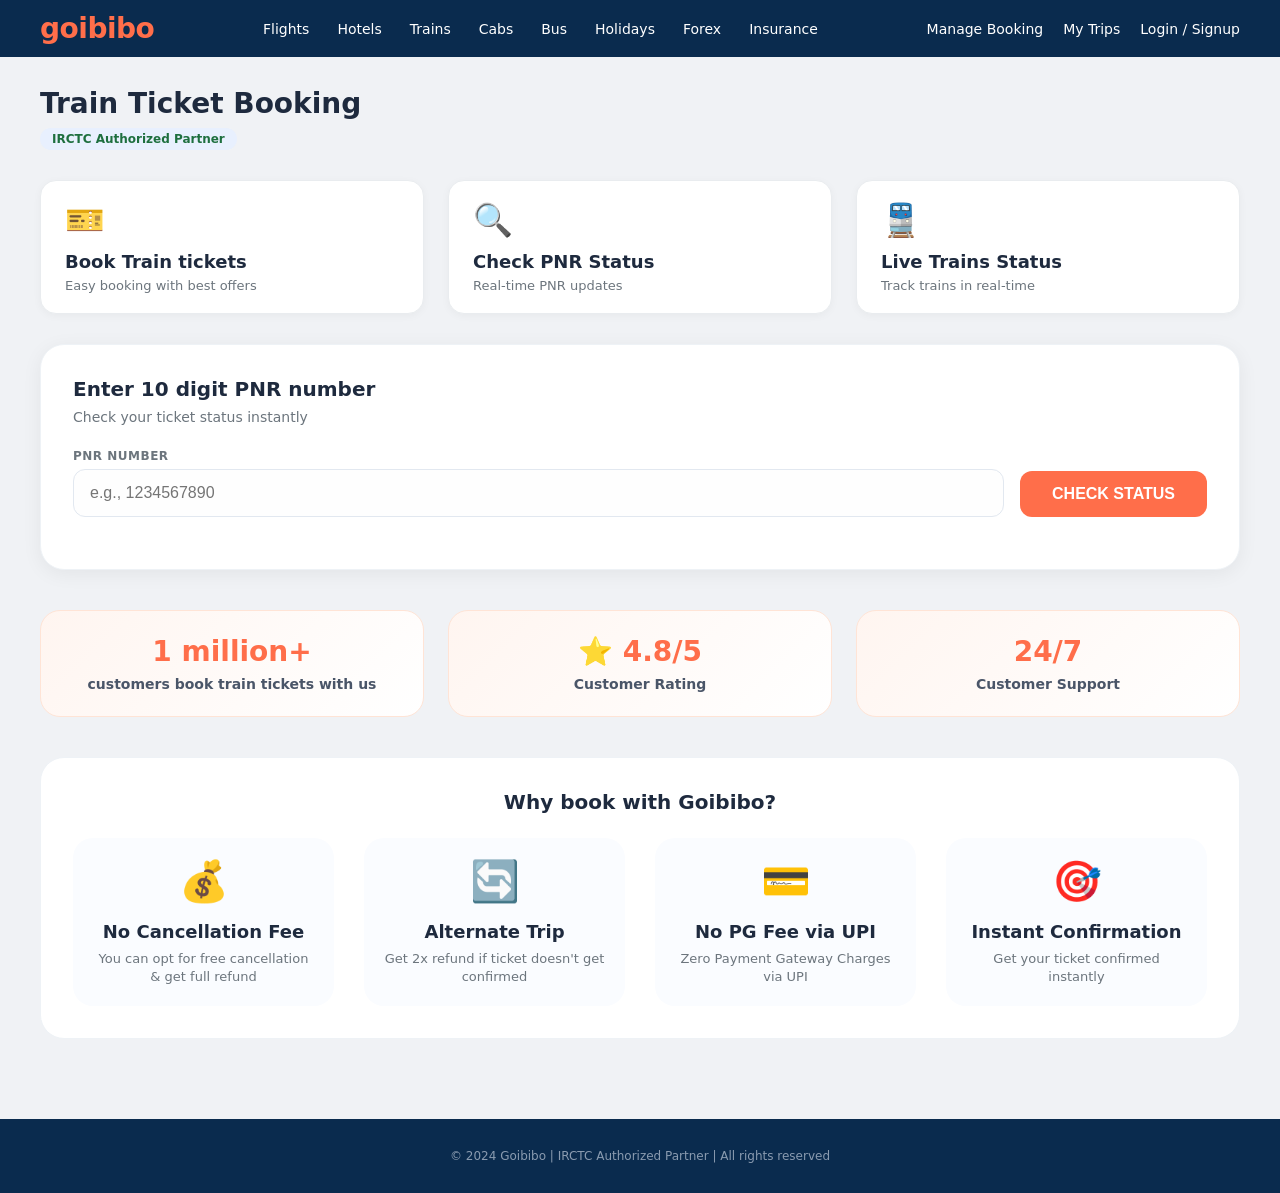
<file: Case_Study/index.html>
<!DOCTYPE html>
<html lang="en">
<head>
    <meta charset="UTF-8">
    <meta name="viewport" content="width=device-width, initial-scale=1.0">
    <title>Goibibo - Train Ticket Booking</title>
    <style>
        * {
            margin: 0;
            padding: 0;
            box-sizing: border-box;
        }

        body {
            font-family: 'Segoe UI', 'Inter', system-ui, -apple-system, sans-serif;
            background: #f0f2f5;
            color: #1a1a2e;
        }

        /* Top Bar */
        .top-bar {
            background: #0a2b4e;
            padding: 12px 40px;
            display: flex;
            justify-content: space-between;
            align-items: center;
            flex-wrap: wrap;
            gap: 15px;
        }

        .logo {
            font-size: 28px;
            font-weight: 800;
            color: #ff6e4a;
            letter-spacing: -0.5px;
        }

        .nav-links {
            display: flex;
            gap: 28px;
            flex-wrap: wrap;
        }

        .nav-links a {
            color: white;
            text-decoration: none;
            font-size: 14px;
            font-weight: 500;
            transition: opacity 0.2s;
        }

        .nav-links a:hover {
            opacity: 0.8;
        }

        .right-links {
            display: flex;
            gap: 20px;
        }

        .right-links a {
            color: white;
            text-decoration: none;
            font-size: 14px;
            font-weight: 500;
        }

        /* Main Container */
        .main-container {
            max-width: 1300px;
            margin: 0 auto;
            padding: 30px 40px;
        }

        /* Header Section */
        .page-header {
            margin-bottom: 30px;
        }

        .page-header h1 {
            font-size: 28px;
            font-weight: 700;
            color: #1e2a3e;
            margin-bottom: 8px;
        }

        .badge {
            display: inline-block;
            background: #e8f0fe;
            color: #1e6f3f;
            padding: 4px 12px;
            border-radius: 20px;
            font-size: 12px;
            font-weight: 600;
        }

        /* Features Row */
        .features-row {
            display: flex;
            gap: 24px;
            margin-bottom: 30px;
            flex-wrap: wrap;
        }

        .feature-card {
            background: white;
            border-radius: 16px;
            padding: 20px 24px;
            flex: 1;
            min-width: 180px;
            box-shadow: 0 2px 8px rgba(0,0,0,0.04);
            border: 1px solid #e9ecef;
            transition: transform 0.2s;
        }

        .feature-card:hover {
            transform: translateY(-2px);
            box-shadow: 0 8px 20px rgba(0,0,0,0.08);
        }

        .feature-icon {
            font-size: 32px;
            margin-bottom: 12px;
        }

        .feature-title {
            font-size: 18px;
            font-weight: 700;
            color: #1e2a3e;
            margin-bottom: 6px;
        }

        .feature-desc {
            font-size: 13px;
            color: #6c757d;
        }

        /* PNR Check Card */
        .pnr-card {
            background: white;
            border-radius: 24px;
            padding: 32px;
            box-shadow: 0 4px 20px rgba(0,0,0,0.06);
            margin-bottom: 40px;
            border: 1px solid #eef2f6;
        }

        .pnr-title {
            font-size: 20px;
            font-weight: 700;
            color: #1e2a3e;
            margin-bottom: 8px;
        }

        .pnr-subtitle {
            font-size: 14px;
            color: #6c757d;
            margin-bottom: 24px;
        }

        .input-group {
            display: flex;
            flex-wrap: wrap;
            gap: 16px;
            align-items: flex-end;
            margin-bottom: 20px;
        }

        .input-field {
            flex: 1;
            min-width: 250px;
        }

        .input-field label {
            display: block;
            font-size: 12px;
            font-weight: 600;
            color: #6c757d;
            margin-bottom: 6px;
            text-transform: uppercase;
            letter-spacing: 0.5px;
        }

        .input-field input {
            width: 100%;
            padding: 14px 16px;
            border: 1.5px solid #e2e8f0;
            border-radius: 12px;
            font-size: 16px;
            font-weight: 500;
            transition: all 0.2s;
            background: #fefefe;
        }

        .input-field input:focus {
            outline: none;
            border-color: #ff6e4a;
            box-shadow: 0 0 0 3px rgba(255,110,74,0.1);
        }

        .check-btn {
            background: #ff6e4a;
            color: white;
            border: none;
            padding: 14px 32px;
            border-radius: 12px;
            font-size: 16px;
            font-weight: 700;
            cursor: pointer;
            transition: all 0.2s;
            min-width: 160px;
        }

        .check-btn:hover {
            background: #e55a3a;
            transform: translateY(-1px);
        }

        /* Stats Row */
        .stats-row {
            display: flex;
            gap: 24px;
            flex-wrap: wrap;
            margin-bottom: 40px;
        }

        .stat-card {
            flex: 1;
            background: linear-gradient(135deg, #fff5f0 0%, #ffffff 100%);
            border-radius: 20px;
            padding: 24px;
            text-align: center;
            border: 1px solid #ffe4d6;
        }

        .stat-number {
            font-size: 28px;
            font-weight: 800;
            color: #ff6e4a;
            margin-bottom: 8px;
        }

        .stat-text {
            font-size: 14px;
            font-weight: 600;
            color: #4a5568;
        }

        /* Benefits Section */
        .benefits-section {
            background: white;
            border-radius: 24px;
            padding: 32px;
            border: 1px solid #eef2f6;
        }

        .benefits-title {
            font-size: 20px;
            font-weight: 700;
            color: #1e2a3e;
            margin-bottom: 24px;
            text-align: center;
        }

        .benefits-grid {
            display: flex;
            flex-wrap: wrap;
            gap: 30px;
            justify-content: center;
        }

        .benefit-item {
            flex: 1;
            min-width: 200px;
            text-align: center;
            padding: 20px;
            background: #fafcff;
            border-radius: 20px;
            transition: all 0.2s;
        }

        .benefit-icon {
            font-size: 40px;
            margin-bottom: 16px;
        }

        .benefit-title {
            font-size: 18px;
            font-weight: 700;
            color: #1e2a3e;
            margin-bottom: 8px;
        }

        .benefit-desc {
            font-size: 13px;
            color: #6c757d;
            line-height: 1.4;
        }

        /* Footer */
        .footer {
            background: #0a2b4e;
            color: #8a9bb0;
            padding: 30px 40px;
            margin-top: 50px;
            font-size: 12px;
            text-align: center;
        }

        /* Toast */
        .toast-message {
            position: fixed;
            bottom: 20px;
            left: 50%;
            transform: translateX(-50%);
            background: #1e2a3e;
            color: white;
            padding: 12px 28px;
            border-radius: 40px;
            font-size: 14px;
            opacity: 0;
            transition: opacity 0.2s;
            pointer-events: none;
            z-index: 1000;
            font-weight: 500;
            box-shadow: 0 4px 15px rgba(0,0,0,0.2);
        }

        @media (max-width: 900px) {
            .top-bar {
                padding: 12px 20px;
            }
            .nav-links {
                gap: 15px;
            }
            .main-container {
                padding: 20px;
            }
            .pnr-card {
                padding: 24px;
            }
        }

        @media (max-width: 600px) {
            .top-bar {
                flex-direction: column;
                text-align: center;
            }
            .input-group {
                flex-direction: column;
            }
            .check-btn {
                width: 100%;
            }
        }
    </style>
</head>
<body>
    <!-- Top Navigation Bar -->
    <div class="top-bar">
        <div class="logo">goibibo</div>
        <div class="nav-links">
            <a href="#">Flights</a>
            <a href="#">Hotels</a>
            <a href="#">Trains</a>
            <a href="#">Cabs</a>
            <a href="#">Bus</a>
            <a href="#">Holidays</a>
            <a href="#">Forex</a>
            <a href="#">Insurance</a>
        </div>
        <div class="right-links">
            <a href="#">Manage Booking</a>
            <a href="#">My Trips</a>
            <a href="#">Login / Signup</a>
        </div>
    </div>

    <!-- Main Content -->
    <div class="main-container">
        <div class="page-header">
            <h1>Train Ticket Booking</h1>
            <span class="badge">IRCTC Authorized Partner</span>
        </div>

        <!-- Feature Cards -->
        <div class="features-row">
            <div class="feature-card">
                <div class="feature-icon">🎫</div>
                <div class="feature-title">Book Train tickets</div>
                <div class="feature-desc">Easy booking with best offers</div>
            </div>
            <div class="feature-card">
                <div class="feature-icon">🔍</div>
                <div class="feature-title">Check PNR Status</div>
                <div class="feature-desc">Real-time PNR updates</div>
            </div>
            <div class="feature-card">
                <div class="feature-icon">🚆</div>
                <div class="feature-title">Live Trains Status</div>
                <div class="feature-desc">Track trains in real-time</div>
            </div>
        </div>

        <!-- PNR Check Card -->
        <div class="pnr-card">
            <div class="pnr-title">Enter 10 digit PNR number</div>
            <div class="pnr-subtitle">Check your ticket status instantly</div>
            
            <div class="input-group">
                <div class="input-field">
                    <label>PNR NUMBER</label>
                    <input type="text" id="pnrInput" placeholder="e.g., 1234567890" maxlength="10">
                </div>
                <button class="check-btn" id="checkStatusBtn">CHECK STATUS</button>
            </div>
        </div>

        <!-- Stats Row -->
        <div class="stats-row">
            <div class="stat-card">
                <div class="stat-number">1 million+</div>
                <div class="stat-text">customers book train tickets with us</div>
            </div>
            <div class="stat-card">
                <div class="stat-number">⭐ 4.8/5</div>
                <div class="stat-text">Customer Rating</div>
            </div>
            <div class="stat-card">
                <div class="stat-number">24/7</div>
                <div class="stat-text">Customer Support</div>
            </div>
        </div>

        <!-- Benefits Section -->
        <div class="benefits-section">
            <div class="benefits-title">Why book with Goibibo?</div>
            <div class="benefits-grid">
                <div class="benefit-item">
                    <div class="benefit-icon">💰</div>
                    <div class="benefit-title">No Cancellation Fee</div>
                    <div class="benefit-desc">You can opt for free cancellation & get full refund</div>
                </div>
                <div class="benefit-item">
                    <div class="benefit-icon">🔄</div>
                    <div class="benefit-title">Alternate Trip</div>
                    <div class="benefit-desc">Get 2x refund if ticket doesn't get confirmed</div>
                </div>
                <div class="benefit-item">
                    <div class="benefit-icon">💳</div>
                    <div class="benefit-title">No PG Fee via UPI</div>
                    <div class="benefit-desc">Zero Payment Gateway Charges via UPI</div>
                </div>
                <div class="benefit-item">
                    <div class="benefit-icon">🎯</div>
                    <div class="benefit-title">Instant Confirmation</div>
                    <div class="benefit-desc">Get your ticket confirmed instantly</div>
                </div>
            </div>
        </div>
    </div>

    <!-- Footer -->
    <div class="footer">
        <p>© 2024 Goibibo | IRCTC Authorized Partner | All rights reserved</p>
    </div>

    <div id="toast" class="toast-message"></div>

    <script>
        const pnrInput = document.getElementById('pnrInput');
        const checkBtn = document.getElementById('checkStatusBtn');
        const toast = document.getElementById('toast');

        function showToast(message, duration = 3000) {
            toast.style.opacity = '1';
            toast.innerText = message;
            setTimeout(() => {
                toast.style.opacity = '0';
            }, duration);
        }

        // PNR Status Check Function
        function checkPNRStatus() {
            let pnr = pnrInput.value.trim();
            
            if (pnr === '') {
                showToast('❌ Please enter a 10-digit PNR number');
                return;
            }
            
            if (!/^\d{10}$/.test(pnr)) {
                showToast('❌ Invalid PNR number. Please enter a valid 10-digit number.');
                return;
            }
            
            // Simulate PNR status check
            const statuses = [
                { status: 'Confirmed', coach: 'A1', berth: '21', passenger: '3', message: '✅ PNR Status: CONFIRMED | Coach: A1 | Berth: 21 | Passenger: 3' },
                { status: 'RAC', coach: 'S5', berth: 'RAC 12', passenger: '2', message: '🟡 PNR Status: RAC | Coach: S5 | RAC No: 12 | Waiting confirmation' },
                { status: 'Waiting List', coach: '-', berth: 'WL 15', passenger: '1', message: '🔴 PNR Status: WAITING LIST | WL No: 15 | Chance of confirmation: Moderate' },
                { status: 'Confirmed', coach: 'B2', berth: '45', passenger: '2', message: '✅ PNR Status: CONFIRMED | Coach: B2 | Berth: 45 | Passenger: 2' },
                { status: 'Confirmed', coach: 'A3', berth: '08', passenger: '1', message: '✅ PNR Status: CONFIRMED | Coach: A3 | Berth: 08 | Passenger: 1' }
            ];
            
            const randomIndex = Math.floor(Math.random() * statuses.length);
            const result = statuses[randomIndex];
            
            showToast(`${result.message}`, 4000);
        }

        // Event Listeners
        checkBtn.addEventListener('click', checkPNRStatus);
        
        pnrInput.addEventListener('keypress', function(e) {
            if (e.key === 'Enter') {
                checkPNRStatus();
            }
        });
        
        // Restrict input to numbers only
        pnrInput.addEventListener('input', function(e) {
            this.value = this.value.replace(/[^0-9]/g, '').slice(0, 10);
        });

        // Navigation items interaction
        const navLinks = document.querySelectorAll('.nav-links a, .right-links a');
        navLinks.forEach(link => {
            link.addEventListener('click', function(e) {
                e.preventDefault();
                const text = this.innerText;
                showToast(`🚆 Navigating to ${text} section`);
            });
        });

        // Feature cards interaction
        const featureCards = document.querySelectorAll('.feature-card');
        featureCards.forEach(card => {
            card.addEventListener('click', function() {
                const title = this.querySelector('.feature-title').innerText;
                showToast(`✨ ${title} - Coming soon!`);
            });
        });

        // Benefit items interaction
        const benefitItems = document.querySelectorAll('.benefit-item');
        benefitItems.forEach(item => {
            item.addEventListener('click', function() {
                const title = this.querySelector('.benefit-title').innerText;
                showToast(`💡 Learn more about: ${title}`);
            });
        });
    </script>
</body>
</html>
</file>
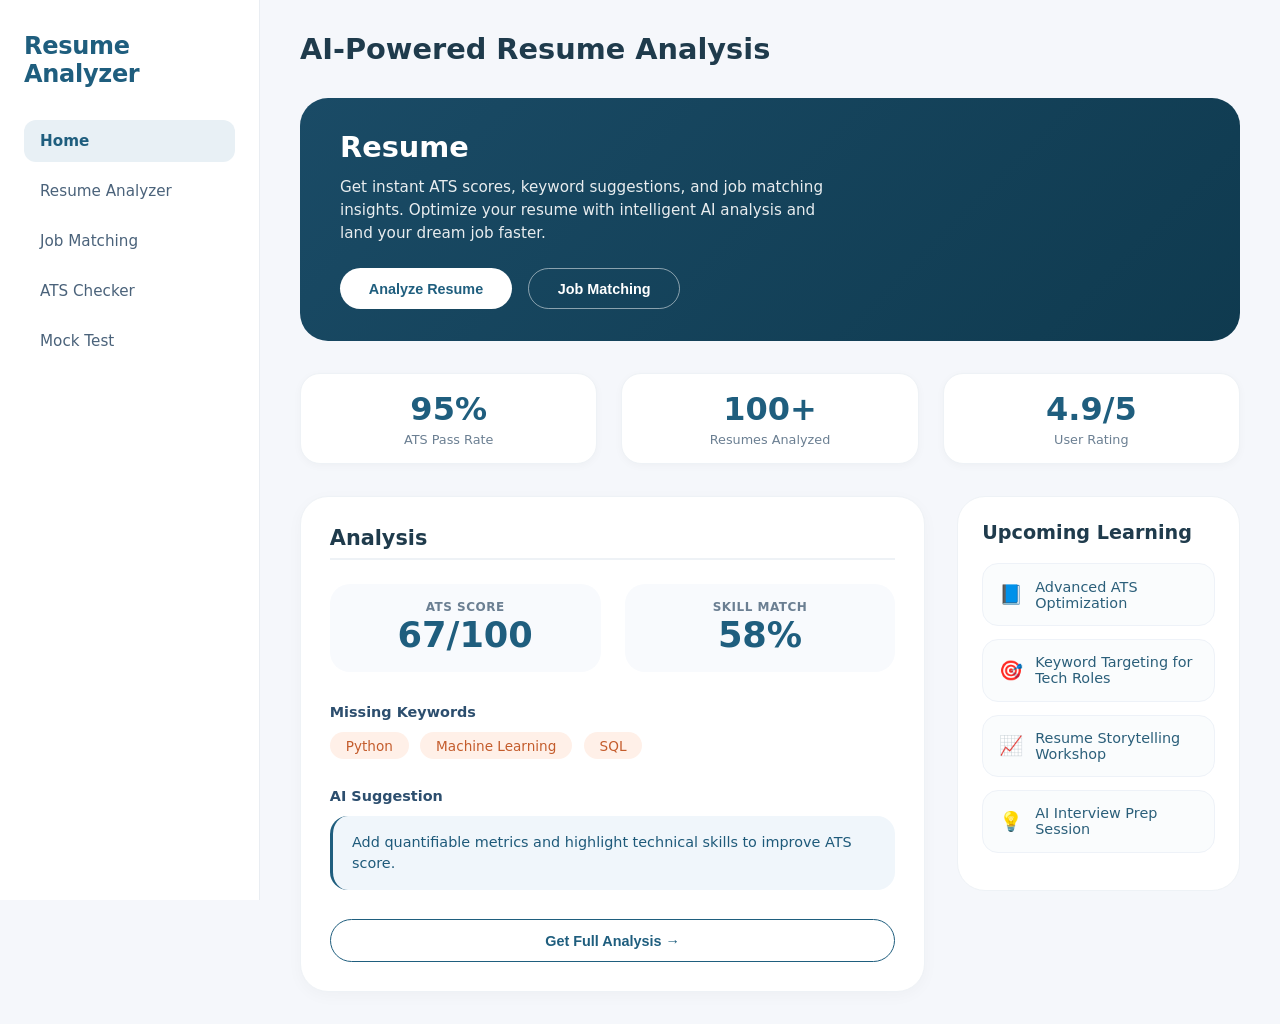
<file: Reserach_Papar/index.html>
<!DOCTYPE html>
<html lang="en">
<head>
    <meta charset="UTF-8">
    <meta name="viewport" content="width=device-width, initial-scale=1.0">
    <title>Resume Analyzer</title>
    <style>
        * {
            margin: 0;
            padding: 0;
            box-sizing: border-box;
        }

        body {
            font-family: 'Inter', system-ui, -apple-system, 'Segoe UI', Roboto, sans-serif;
            background: #f5f7fb;
            color: #1a2c3e;
        }

        /* Layout */
        .app-container {
            display: flex;
            min-height: 100vh;
        }

        /* Sidebar */
        .sidebar {
            width: 260px;
            background: white;
            padding: 2rem 1.5rem;
            border-right: 1px solid #e9edf2;
            position: fixed;
            height: 100vh;
            overflow-y: auto;
        }

        .logo {
            font-size: 1.5rem;
            font-weight: 700;
            color: #1f5e7e;
            margin-bottom: 2rem;
            letter-spacing: -0.3px;
        }

        .nav-menu {
            display: flex;
            flex-direction: column;
            gap: 0.5rem;
        }

        .nav-item {
            padding: 0.75rem 1rem;
            border-radius: 12px;
            color: #4a627a;
            font-weight: 500;
            cursor: pointer;
            transition: all 0.2s;
            font-size: 0.95rem;
        }

        .nav-item:hover {
            background: #f0f4f9;
            color: #1f5e7e;
        }

        .nav-item.active {
            background: #e8f0f5;
            color: #1f5e7e;
            font-weight: 600;
        }

        /* Main Content */
        .main-content {
            flex: 1;
            margin-left: 260px;
            padding: 2rem 2.5rem;
        }

        /* Header */
        .page-header {
            margin-bottom: 2rem;
        }

        .page-header h1 {
            font-size: 1.8rem;
            font-weight: 700;
            color: #1f3b4c;
            margin-bottom: 0.5rem;
        }

        /* Hero Card */
        .hero-card {
            background: linear-gradient(135deg, #1a4b66 0%, #0f3a4f 100%);
            border-radius: 28px;
            padding: 2rem 2.5rem;
            margin-bottom: 2rem;
            color: white;
            display: flex;
            justify-content: space-between;
            align-items: center;
            flex-wrap: wrap;
            gap: 1.5rem;
        }

        .hero-content h2 {
            font-size: 1.8rem;
            font-weight: 700;
            margin-bottom: 0.75rem;
        }

        .hero-content p {
            font-size: 0.95rem;
            opacity: 0.9;
            line-height: 1.5;
            max-width: 500px;
        }

        .hero-buttons {
            display: flex;
            gap: 1rem;
            flex-wrap: wrap;
        }

        .btn-white {
            background: white;
            border: none;
            padding: 0.7rem 1.8rem;
            font-weight: 600;
            font-size: 0.9rem;
            color: #1f5e7e;
            border-radius: 40px;
            cursor: pointer;
            transition: 0.2s;
        }

        .btn-white:hover {
            transform: translateY(-2px);
            box-shadow: 0 4px 12px rgba(0,0,0,0.15);
        }

        .btn-outline-light {
            background: transparent;
            border: 1.5px solid rgba(255,255,255,0.5);
            padding: 0.7rem 1.8rem;
            font-weight: 600;
            font-size: 0.9rem;
            color: white;
            border-radius: 40px;
            cursor: pointer;
            transition: 0.2s;
        }

        .btn-outline-light:hover {
            background: rgba(255,255,255,0.1);
            border-color: white;
        }

        /* Stats Row */
        .stats-row {
            display: flex;
            flex-wrap: wrap;
            gap: 1.5rem;
            margin-bottom: 2rem;
        }

        .stat-card {
            background: white;
            border-radius: 20px;
            padding: 1rem 1.8rem;
            text-align: center;
            box-shadow: 0 2px 8px rgba(0,0,0,0.03);
            border: 1px solid #eef2f6;
            flex: 1;
            min-width: 120px;
        }

        .stat-number {
            font-size: 2rem;
            font-weight: 800;
            color: #1f5e7e;
            line-height: 1.2;
        }

        .stat-label {
            font-size: 0.8rem;
            font-weight: 500;
            color: #6b7f92;
            margin-top: 0.25rem;
        }

        /* Two Column Grid */
        .dashboard-grid {
            display: flex;
            flex-wrap: wrap;
            gap: 2rem;
        }

        .analysis-card {
            flex: 2;
            min-width: 280px;
            background: white;
            border-radius: 28px;
            padding: 1.8rem;
            box-shadow: 0 4px 16px rgba(0,0,0,0.03);
            border: 1px solid #eef2f6;
        }

        .right-sidebar {
            flex: 1;
            min-width: 260px;
        }

        /* Analysis Card Styles */
        .section-title {
            font-size: 1.3rem;
            font-weight: 700;
            color: #1f3b4c;
            margin-bottom: 1.5rem;
            padding-bottom: 0.5rem;
            border-bottom: 2px solid #eef2f6;
        }

        .score-grid {
            display: flex;
            gap: 1.5rem;
            margin-bottom: 2rem;
            flex-wrap: wrap;
        }

        .score-box {
            background: #f8fafd;
            border-radius: 20px;
            padding: 1rem 1.5rem;
            flex: 1;
            text-align: center;
        }

        .score-label {
            font-size: 0.75rem;
            text-transform: uppercase;
            letter-spacing: 0.5px;
            color: #6b7f92;
            font-weight: 600;
        }

        .score-value {
            font-size: 2.2rem;
            font-weight: 800;
            color: #1f5e7e;
            line-height: 1.2;
        }

        .info-block {
            margin-bottom: 1.8rem;
        }

        .info-block h4 {
            font-size: 0.9rem;
            font-weight: 600;
            color: #2c4e6e;
            margin-bottom: 0.75rem;
        }

        .keyword-list {
            display: flex;
            flex-wrap: wrap;
            gap: 0.7rem;
        }

        .keyword-badge {
            background: #fff0e8;
            color: #c45c2c;
            padding: 0.35rem 1rem;
            border-radius: 30px;
            font-size: 0.85rem;
            font-weight: 500;
        }

        .ai-suggestion {
            background: #f0f6fb;
            padding: 1rem 1.2rem;
            border-radius: 18px;
            color: #1e5a7a;
            font-size: 0.9rem;
            line-height: 1.45;
            margin-bottom: 1.8rem;
            border-left: 3px solid #1f5e7e;
        }

        .btn-full {
            width: 100%;
            background: white;
            border: 1.5px solid #1f5e7e;
            color: #1f5e7e;
            padding: 0.8rem;
            font-weight: 600;
            border-radius: 40px;
            cursor: pointer;
            font-size: 0.9rem;
            transition: 0.2s;
        }

        .btn-full:hover {
            background: #e8f0f5;
            border-color: #0f4a64;
        }

        /* Upcoming Card */
        .upcoming-card {
            background: white;
            border-radius: 28px;
            padding: 1.5rem;
            border: 1px solid #eef2f6;
        }

        .upcoming-title {
            font-size: 1.2rem;
            font-weight: 700;
            color: #1f3b4c;
            margin-bottom: 1.2rem;
        }

        .learning-item {
            background: #fafcfd;
            padding: 0.9rem 1rem;
            border-radius: 16px;
            margin-bottom: 0.8rem;
            display: flex;
            align-items: center;
            gap: 12px;
            font-size: 0.9rem;
            font-weight: 500;
            color: #2b5f7a;
            border: 1px solid #eef2f8;
        }

        .learning-icon {
            font-size: 1.2rem;
        }

        /* Toast */
        .toast-message {
            position: fixed;
            bottom: 20px;
            left: 50%;
            transform: translateX(-50%);
            background: #1f3b4c;
            color: white;
            padding: 8px 24px;
            border-radius: 40px;
            font-size: 0.85rem;
            opacity: 0;
            transition: opacity 0.2s;
            pointer-events: none;
            z-index: 1000;
            font-weight: 500;
            box-shadow: 0 4px 12px rgba(0,0,0,0.15);
        }

        @media (max-width: 900px) {
            .sidebar {
                width: 220px;
            }
            .main-content {
                margin-left: 220px;
                padding: 1.5rem;
            }
        }

        @media (max-width: 768px) {
            .app-container {
                flex-direction: column;
            }
            .sidebar {
                position: relative;
                width: 100%;
                height: auto;
                border-right: none;
                border-bottom: 1px solid #e9edf2;
                padding: 1rem;
            }
            .main-content {
                margin-left: 0;
                padding: 1.5rem;
            }
            .hero-card {
                flex-direction: column;
                text-align: center;
                padding: 1.5rem;
            }
            .hero-content p {
                max-width: 100%;
            }
        }
    </style>
</head>
<body>
    <div class="app-container">
        <!-- Sidebar Navigation -->
        <div class="sidebar">
            <div class="logo">Resume Analyzer</div>
            <div class="nav-menu">
                <div class="nav-item active">Home</div>
                <div class="nav-item">Resume Analyzer</div>
                <div class="nav-item">Job Matching</div>
                <div class="nav-item">ATS Checker</div>
                <div class="nav-item">Mock Test</div>
            </div>
        </div>

        <!-- Main Content -->
        <div class="main-content">
            <!-- Header -->
            <div class="page-header">
                <h1>AI-Powered Resume Analysis</h1>
            </div>

            <!-- Hero Section with Resume and Buttons -->
            <div class="hero-card">
                <div class="hero-content">
                    <h2>Resume</h2>
                    <p>Get instant ATS scores, keyword suggestions, and job matching insights. Optimize your resume with intelligent AI analysis and land your dream job faster.</p>
                </div>
                <div class="hero-buttons">
                    <button class="btn-white" id="analyzeBtn">Analyze Resume</button>
                    <button class="btn-outline-light" id="jobMatchBtn">Job Matching</button>
                </div>
            </div>

            <!-- Stats Row -->
            <div class="stats-row">
                <div class="stat-card">
                    <div class="stat-number">95%</div>
                    <div class="stat-label">ATS Pass Rate</div>
                </div>
                <div class="stat-card">
                    <div class="stat-number">100+</div>
                    <div class="stat-label">Resumes Analyzed</div>
                </div>
                <div class="stat-card">
                    <div class="stat-number">4.9/5</div>
                    <div class="stat-label">User Rating</div>
                </div>
            </div>

            <!-- Dashboard Grid -->
            <div class="dashboard-grid">
                <!-- Left: Analysis Card -->
                <div class="analysis-card">
                    <div class="section-title">Analysis</div>
                    
                    <div class="score-grid">
                        <div class="score-box">
                            <div class="score-label">ATS Score</div>
                            <div class="score-value" id="atsScore">67/100</div>
                        </div>
                        <div class="score-box">
                            <div class="score-label">Skill Match</div>
                            <div class="score-value" id="skillMatch">58%</div>
                        </div>
                    </div>

                    <div class="info-block">
                        <h4>Missing Keywords</h4>
                        <div class="keyword-list" id="missingKeywords">
                            <span class="keyword-badge">Python</span>
                            <span class="keyword-badge">Machine Learning</span>
                            <span class="keyword-badge">SQL</span>
                        </div>
                    </div>

                    <div class="info-block">
                        <h4>AI Suggestion</h4>
                        <div class="ai-suggestion" id="aiSuggestion">
                            Add quantifiable metrics and highlight technical skills to improve ATS score.
                        </div>
                    </div>

                    <button class="btn-full" id="fullAnalysisBtn">Get Full Analysis →</button>
                </div>

                <!-- Right: Upcoming Learning -->
                <div class="right-sidebar">
                    <div class="upcoming-card">
                        <div class="upcoming-title">Upcoming Learning</div>
                        <div class="learning-item">
                            <span class="learning-icon">📘</span>
                            <span>Advanced ATS Optimization</span>
                        </div>
                        <div class="learning-item">
                            <span class="learning-icon">🎯</span>
                            <span>Keyword Targeting for Tech Roles</span>
                        </div>
                        <div class="learning-item">
                            <span class="learning-icon">📈</span>
                            <span>Resume Storytelling Workshop</span>
                        </div>
                        <div class="learning-item">
                            <span class="learning-icon">💡</span>
                            <span>AI Interview Prep Session</span>
                        </div>
                    </div>
                </div>
            </div>
        </div>
    </div>

    <div id="toast" class="toast-message"></div>

    <script>
        // DOM Elements
        const atsScoreEl = document.getElementById('atsScore');
        const skillMatchEl = document.getElementById('skillMatch');
        const missingKeywordsEl = document.getElementById('missingKeywords');
        const aiSuggestionEl = document.getElementById('aiSuggestion');
        const analyzeBtn = document.getElementById('analyzeBtn');
        const jobMatchBtn = document.getElementById('jobMatchBtn');
        const fullAnalysisBtn = document.getElementById('fullAnalysisBtn');
        const toast = document.getElementById('toast');

        const pageRoutes = {
            "Home": "index.html",
            "Resume Analyzer": "Resume_upload.html",
            "Job Matching": "result.html",
            "ATS Checker": "Resume_upload.html",
            "Mock Test": "resume_analyzer.html"
        };

        function currentFileName() {
            const path = window.location.pathname || "";
            const last = path.split("/").pop();
            return (last || "index.html").toLowerCase();
        }

        function isCurrentPage(targetFile) {
            return currentFileName() === String(targetFile || "").toLowerCase();
        }

        function navigateTo(pageName) {
            const target = pageRoutes[pageName];
            if (!target) return false;
            if (isCurrentPage(target)) return true;
            window.location.href = target;
            return true;
        }

        // Current State - matches image: ATS Score 67/100
        let currentState = {
            ats: 67,
            skill: 58,
            missing: ["Python", "Machine Learning", "SQL"],
            suggestion: "Add quantifiable metrics and highlight technical skills to improve ATS score."
        };

        function showToast(message, duration = 2000) {
            toast.style.opacity = '1';
            toast.innerText = message;
            setTimeout(() => {
                toast.style.opacity = '0';
            }, duration);
        }

        function updateUI() {
            atsScoreEl.innerText = `${currentState.ats}/100`;
            skillMatchEl.innerText = `${currentState.skill}%`;
            
            missingKeywordsEl.innerHTML = '';
            currentState.missing.forEach(keyword => {
                const badge = document.createElement('span');
                badge.className = 'keyword-badge';
                badge.innerText = keyword;
                missingKeywordsEl.appendChild(badge);
            });
            
            aiSuggestionEl.innerText = currentState.suggestion;
        }

        // Analyze Resume - updates with new analysis
        function handleAnalyze() {
            const newAts = Math.floor(Math.random() * (85 - 62 + 1) + 62);
            const newSkill = Math.floor(Math.random() * (80 - 55 + 1) + 55);
            
            const missingPools = [
                ["Python", "Machine Learning", "SQL"],
                ["React", "Node.js", "MongoDB"],
                ["Leadership", "Agile", "Scrum"],
                ["Cloud", "AWS", "Docker"],
                ["Data Analysis", "Tableau", "Excel"]
            ];
            const suggestionPool = [
                "Add quantifiable metrics and highlight technical skills to improve ATS score.",
                "Include more industry-specific keywords and showcase project outcomes.",
                "Tailor your resume summary to match job descriptions for better matching.",
                "Add certifications and measurable achievements to boost credibility.",
                "Optimize formatting for ATS compatibility and use standard section headers."
            ];
            
            const randomIndex = Math.floor(Math.random() * missingPools.length);
            const randomSuggestion = suggestionPool[Math.floor(Math.random() * suggestionPool.length)];
            
            currentState.ats = newAts;
            currentState.skill = newSkill;
            currentState.missing = [...missingPools[randomIndex]];
            currentState.suggestion = randomSuggestion;
            
            updateUI();
            showToast("✅ Resume analyzed! New insights available.");
        }

        // Job Matching - simulates job matching optimization
        function handleJobMatching() {
            const matchedSkill = Math.min(94, currentState.skill + Math.floor(Math.random() * 15) + 5);
            const jobKeywords = ["Python", "SQL", "Data Visualization", "Project Management", "Communication", "Leadership"];
            const shuffled = [...jobKeywords].sort(() => 0.5 - Math.random());
            const newMissing = shuffled.slice(0, 3);
            const matchSuggestion = "Based on job market trends, highlight these keywords and add measurable results to increase match rate.";
            
            currentState.ats = Math.min(92, currentState.ats + Math.floor(Math.random() * 8) + 2);
            currentState.skill = matchedSkill;
            currentState.missing = newMissing;
            currentState.suggestion = matchSuggestion;
            
            updateUI();
            showToast("🎯 Job matching optimized! Keywords updated for target roles.");
        }

        // Full Analysis - shows detailed report
        function handleFullAnalysis() {
            showToast(`📊 Full Analysis: ATS Score ${currentState.ats}/100 | Skill Match ${currentState.skill}% | Missing: ${currentState.missing.join(', ')} | ${currentState.suggestion}`);
        }

        // Navigation items - simple interactive feedback
        const navItems = document.querySelectorAll('.nav-item');
        navItems.forEach(item => {
            item.addEventListener('click', function() {
                navItems.forEach(nav => nav.classList.remove('active'));
                this.classList.add('active');
                const pageName = this.innerText;
                if (navigateTo(pageName)) return;
                if (pageName === 'Home') {
                    showToast("🏠 Welcome to Resume Analyzer Home");
                } else if (pageName === 'Resume Analyzer') {
                    showToast("📄 Upload your resume to get instant analysis");
                } else if (pageName === 'Job Matching') {
                    showToast("🔍 Find the best job matches based on your skills");
                } else if (pageName === 'ATS Checker') {
                    showToast("🤖 Check your resume against ATS filters");
                } else if (pageName === 'Mock Test') {
                    showToast("📝 Practice with AI-powered mock interviews");
                }
            });
        });

        // Event Listeners
        analyzeBtn.addEventListener('click', () => navigateTo('Resume Analyzer'));
        jobMatchBtn.addEventListener('click', () => navigateTo('Job Matching'));
        fullAnalysisBtn.addEventListener('click', () => navigateTo('Mock Test'));

        // Initial UI setup
        updateUI();
    </script>
</body>
</html>
</file>
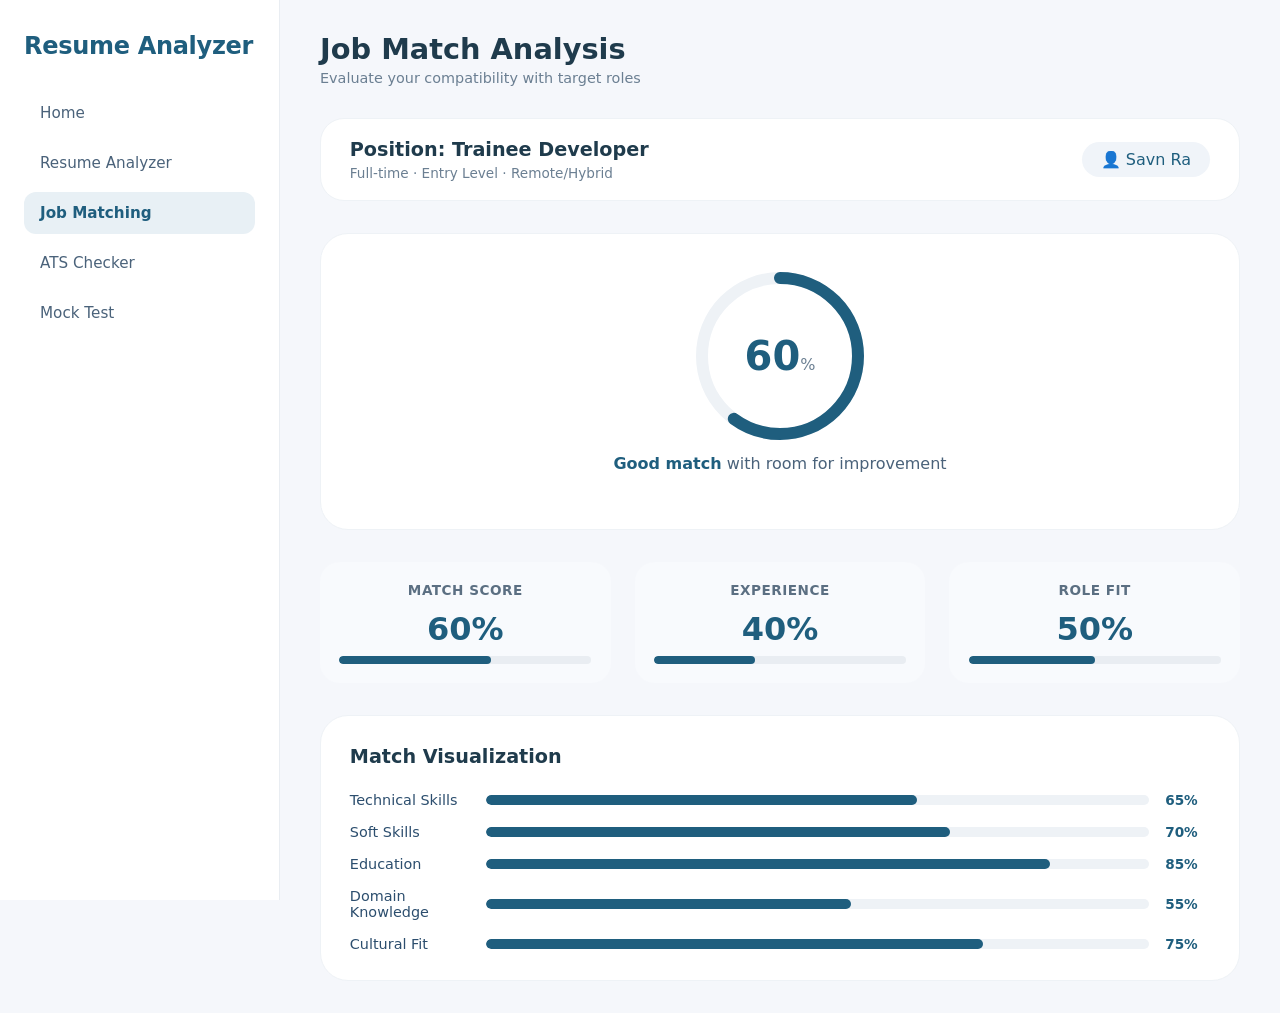
<file: Reserach_Papar/result.html>
<!DOCTYPE html>
<html lang="en">

<head>
    <meta charset="UTF-8">
    <meta name="viewport" content="width=device-width, initial-scale=1.0">
    <title>Resume Analyzer - Job Match Analysis</title>
    <style>
        * {
            margin: 0;
            padding: 0;
            box-sizing: border-box;
        }

        body {
            font-family: 'Inter', system-ui, -apple-system, 'Segoe UI', Roboto, sans-serif;
            background: #f5f7fb;
            color: #1a2c3e;
        }

        /* Layout */
        .app-container {
            display: flex;
            min-height: 100vh;
        }

        /* Sidebar */
        .sidebar {
            width: 280px;
            background: white;
            padding: 2rem 1.5rem;
            border-right: 1px solid #e9edf2;
            position: fixed;
            height: 100vh;
            overflow-y: auto;
        }

        .logo {
            font-size: 1.5rem;
            font-weight: 700;
            color: #1f5e7e;
            margin-bottom: 2rem;
            letter-spacing: -0.3px;
        }

        .nav-menu {
            display: flex;
            flex-direction: column;
            gap: 0.5rem;
        }

        .nav-item {
            padding: 0.75rem 1rem;
            border-radius: 12px;
            color: #4a627a;
            font-weight: 500;
            cursor: pointer;
            transition: all 0.2s;
            font-size: 0.95rem;
        }

        .nav-item:hover {
            background: #f0f4f9;
            color: #1f5e7e;
        }

        .nav-item.active {
            background: #e8f0f5;
            color: #1f5e7e;
            font-weight: 600;
        }

        /* Main Content */
        .main-content {
            flex: 1;
            margin-left: 280px;
            padding: 2rem 2.5rem;
        }

        /* Page Header */
        .page-header {
            margin-bottom: 2rem;
        }

        .page-header h1 {
            font-size: 1.8rem;
            font-weight: 700;
            color: #1f3b4c;
            margin-bottom: 0.25rem;
        }

        .page-header p {
            color: #6b7f92;
            font-size: 0.9rem;
        }

        /* Position Card */
        .position-card {
            background: white;
            border-radius: 24px;
            padding: 1.2rem 1.8rem;
            margin-bottom: 2rem;
            border: 1px solid #eef2f6;
            display: flex;
            justify-content: space-between;
            align-items: center;
            flex-wrap: wrap;
            gap: 1rem;
        }

        .position-info h3 {
            font-size: 1.2rem;
            font-weight: 600;
            color: #1f3b4c;
            margin-bottom: 0.25rem;
        }

        .position-info p {
            color: #6b7f92;
            font-size: 0.85rem;
        }

        .candidate-name {
            background: #f0f4f9;
            padding: 0.5rem 1.2rem;
            border-radius: 40px;
            font-weight: 500;
            color: #1f5e7e;
        }

        /* Main Match Card */
        .match-card {
            background: white;
            border-radius: 28px;
            padding: 2rem;
            border: 1px solid #eef2f6;
            margin-bottom: 2rem;
            text-align: center;
        }

        .overall-score {
            margin-bottom: 1.5rem;
        }

        .score-circle {
            width: 180px;
            height: 180px;
            margin: 0 auto 1rem;
            position: relative;
        }

        .circle-bg {
            stroke: #eef2f6;
            stroke-width: 12;
            fill: none;
        }

        .circle-progress {
            stroke: #1f5e7e;
            stroke-width: 12;
            fill: none;
            stroke-linecap: round;
            transition: stroke-dasharray 0.5s ease;
        }

        .score-text {
            position: absolute;
            top: 50%;
            left: 50%;
            transform: translate(-50%, -50%);
            text-align: center;
        }

        .score-number {
            font-size: 2.5rem;
            font-weight: 800;
            color: #1f5e7e;
        }

        .score-percent {
            font-size: 1rem;
            font-weight: 500;
            color: #6b7f92;
        }

        .match-message {
            font-size: 1rem;
            color: #4a627a;
            margin-top: 0.5rem;
        }

        .match-message strong {
            color: #1f5e7e;
        }

        /* Score Breakdown Grid */
        .breakdown-grid {
            display: flex;
            flex-wrap: wrap;
            gap: 1.5rem;
            margin-bottom: 2rem;
        }

        .breakdown-item {
            flex: 1;
            min-width: 180px;
            background: #f8fafd;
            border-radius: 20px;
            padding: 1.2rem;
            text-align: center;
        }

        .breakdown-label {
            font-size: 0.85rem;
            font-weight: 600;
            color: #5b6f82;
            text-transform: uppercase;
            letter-spacing: 0.5px;
            margin-bottom: 0.75rem;
        }

        .breakdown-value {
            font-size: 2rem;
            font-weight: 800;
            color: #1f5e7e;
            margin-bottom: 0.5rem;
        }

        .progress-bar-container {
            background: #e9edf2;
            border-radius: 20px;
            height: 8px;
            overflow: hidden;
        }

        .progress-bar {
            background: #1f5e7e;
            height: 100%;
            border-radius: 20px;
            transition: width 0.3s ease;
        }

        /* Match Visualization Section */
        .visualization-section {
            background: white;
            border-radius: 28px;
            padding: 1.8rem;
            border: 1px solid #eef2f6;
        }

        .section-title {
            font-size: 1.2rem;
            font-weight: 700;
            color: #1f3b4c;
            margin-bottom: 1.5rem;
        }

        .skills-container {
            display: flex;
            flex-direction: column;
            gap: 1rem;
        }

        .skill-item {
            display: flex;
            align-items: center;
            gap: 1rem;
            flex-wrap: wrap;
        }

        .skill-name {
            width: 120px;
            font-weight: 500;
            color: #2c4e6e;
            font-size: 0.9rem;
        }

        .skill-bar-container {
            flex: 1;
            background: #eef2f6;
            border-radius: 20px;
            height: 10px;
            overflow: hidden;
        }

        .skill-bar {
            background: #1f5e7e;
            height: 100%;
            border-radius: 20px;
            transition: width 0.3s ease;
        }

        .skill-percent {
            width: 45px;
            font-weight: 600;
            color: #1f5e7e;
            font-size: 0.85rem;
        }

        /* Toast */
        .toast-message {
            position: fixed;
            bottom: 20px;
            left: 50%;
            transform: translateX(-50%);
            background: #1f3b4c;
            color: white;
            padding: 10px 24px;
            border-radius: 40px;
            font-size: 0.85rem;
            opacity: 0;
            transition: opacity 0.2s;
            pointer-events: none;
            z-index: 1000;
            font-weight: 500;
            box-shadow: 0 4px 12px rgba(0, 0, 0, 0.15);
        }

        /* Responsive */
        @media (max-width: 900px) {
            .sidebar {
                width: 240px;
            }

            .main-content {
                margin-left: 240px;
                padding: 1.5rem;
            }
        }

        @media (max-width: 768px) {
            .app-container {
                flex-direction: column;
            }

            .sidebar {
                position: relative;
                width: 100%;
                height: auto;
                border-right: none;
                border-bottom: 1px solid #e9edf2;
                padding: 1rem;
            }

            .main-content {
                margin-left: 0;
                padding: 1.5rem;
            }

            .position-card {
                flex-direction: column;
                text-align: center;
            }

            .breakdown-item {
                min-width: 100%;
            }
        }
    </style>
</head>

<body>
    <div class="app-container">
        <!-- Sidebar Navigation -->
        <div class="sidebar">
            <div class="logo">Resume Analyzer</div>
            <div class="nav-menu">
                <div class="nav-item">Home</div>
                <div class="nav-item">Resume Analyzer</div>
                <div class="nav-item active">Job Matching</div>
                <div class="nav-item">ATS Checker</div>
                <div class="nav-item">Mock Test</div>
            </div>
        </div>

        <!-- Main Content -->
        <div class="main-content">
            <div class="page-header">
                <h1>Job Match Analysis</h1>
                <p>Evaluate your compatibility with target roles</p>
            </div>

            <!-- Position Info Card -->
            <div class="position-card">
                <div class="position-info">
                    <h3>Position: Trainee Developer</h3>
                    <p>Full-time · Entry Level · Remote/Hybrid</p>
                </div>
                <div class="candidate-name">
                    👤 Savn Ra
                </div>
            </div>

            <!-- Overall Match Score Card -->
            <div class="match-card">
                <div class="overall-score">
                    <div class="score-circle" style="position: relative; width: 180px; height: 180px; margin: 0 auto;">
                        <svg width="180" height="180" viewBox="0 0 180 180">
                            <circle cx="90" cy="90" r="78" class="circle-bg" stroke="currentColor" stroke-width="12"
                                fill="none" style="stroke: #eef2f6;"></circle>
                            <circle cx="90" cy="90" r="78" class="circle-progress" stroke="currentColor"
                                stroke-width="12" fill="none" stroke-linecap="round"
                                style="stroke: #1f5e7e; stroke-dasharray: 490; stroke-dashoffset: 196; transform: rotate(-90deg); transform-origin: center;">
                            </circle>
                        </svg>
                        <div class="score-text">
                            <div class="score-number">60<span class="score-percent">%</span></div>
                        </div>
                    </div>
                    <div class="match-message">
                        <strong>Good match</strong> with room for improvement
                    </div>
                </div>
            </div>

            <!-- Score Breakdown Grid -->
            <div class="breakdown-grid">
                <div class="breakdown-item">
                    <div class="breakdown-label">Match Score</div>
                    <div class="breakdown-value">60%</div>
                    <div class="progress-bar-container">
                        <div class="progress-bar" style="width: 60%;"></div>
                    </div>
                </div>
                <div class="breakdown-item">
                    <div class="breakdown-label">Experience</div>
                    <div class="breakdown-value">40%</div>
                    <div class="progress-bar-container">
                        <div class="progress-bar" style="width: 40%;"></div>
                    </div>
                </div>
                <div class="breakdown-item">
                    <div class="breakdown-label">Role Fit</div>
                    <div class="breakdown-value">50%</div>
                    <div class="progress-bar-container">
                        <div class="progress-bar" style="width: 50%;"></div>
                    </div>
                </div>
            </div>

            <!-- Match Visualization Section -->
            <div class="visualization-section">
                <div class="section-title">Match Visualization</div>
                <div class="skills-container">
                    <div class="skill-item">
                        <div class="skill-name">Technical Skills</div>
                        <div class="skill-bar-container">
                            <div class="skill-bar" style="width: 65%;"></div>
                        </div>
                        <div class="skill-percent">65%</div>
                    </div>
                    <div class="skill-item">
                        <div class="skill-name">Soft Skills</div>
                        <div class="skill-bar-container">
                            <div class="skill-bar" style="width: 70%;"></div>
                        </div>
                        <div class="skill-percent">70%</div>
                    </div>
                    <div class="skill-item">
                        <div class="skill-name">Education</div>
                        <div class="skill-bar-container">
                            <div class="skill-bar" style="width: 85%;"></div>
                        </div>
                        <div class="skill-percent">85%</div>
                    </div>
                    <div class="skill-item">
                        <div class="skill-name">Domain Knowledge</div>
                        <div class="skill-bar-container">
                            <div class="skill-bar" style="width: 55%;"></div>
                        </div>
                        <div class="skill-percent">55%</div>
                    </div>
                    <div class="skill-item">
                        <div class="skill-name">Cultural Fit</div>
                        <div class="skill-bar-container">
                            <div class="skill-bar" style="width: 75%;"></div>
                        </div>
                        <div class="skill-percent">75%</div>
                    </div>
                </div>
            </div>
        </div>
    </div>

    <div id="toast" class="toast-message"></div>

    <script>
        const toast = document.getElementById('toast');

        const pageRoutes = {
            "Home": "index.html",
            "Resume Analyzer": "Resume_upload.html",
            "Job Matching": "result.html",
            "ATS Checker": "Resume_upload.html",
            "Mock Test": "resume_analyzer.html"
        };

        function currentFileName() {
            const path = window.location.pathname || "";
            const last = path.split("/").pop();
            return (last || "index.html").toLowerCase();
        }

        function isCurrentPage(targetFile) {
            return currentFileName() === String(targetFile || "").toLowerCase();
        }

        function navigateTo(pageName) {
            const target = pageRoutes[pageName];
            if (!target) return false;
            if (isCurrentPage(target)) return true;
            window.location.href = target;
            return true;
        }

        function showToast(message, duration = 2500) {
            toast.style.opacity = '1';
            toast.innerText = message;
            setTimeout(() => {
                toast.style.opacity = '0';
            }, duration);
        }

        // Navigation items
        const navItems = document.querySelectorAll('.nav-item');
        navItems.forEach(item => {
            item.addEventListener('click', function () {
                navItems.forEach(nav => nav.classList.remove('active'));
                this.classList.add('active');
                const pageName = this.innerText;
                if (navigateTo(pageName)) return;

                if (pageName === 'Home') {
                    showToast('🏠 Welcome to Resume Analyzer Home');
                } else if (pageName === 'Resume Analyzer') {
                    showToast('📄 Upload your resume to get instant AI analysis');
                } else if (pageName === 'Job Matching') {
                    showToast('🔍 Analyzing job match for your profile');
                } else if (pageName === 'ATS Checker') {
                    showToast('🤖 Check your resume against ATS filters');
                } else if (pageName === 'Mock Test') {
                    showToast('📝 Practice with AI-powered mock interviews');
                }
            });
        });

        // Animate progress bars on load
        setTimeout(() => {
            const progressBars = document.querySelectorAll('.progress-bar, .skill-bar');
            progressBars.forEach(bar => {
                const width = bar.style.width;
                bar.style.width = '0%';
                setTimeout(() => {
                    bar.style.width = width;
                }, 100);
            });

            // Animate circle
            const circle = document.querySelector('.circle-progress');
            if (circle) {
                const circumference = 2 * Math.PI * 78;
                const offset = circumference * (1 - 60 / 100);
                circle.style.strokeDasharray = circumference;
                circle.style.strokeDashoffset = circumference;
                setTimeout(() => {
                    circle.style.strokeDashoffset = offset;
                }, 100);
            }
        }, 200);
    </script>
</body>

</html>
</file>
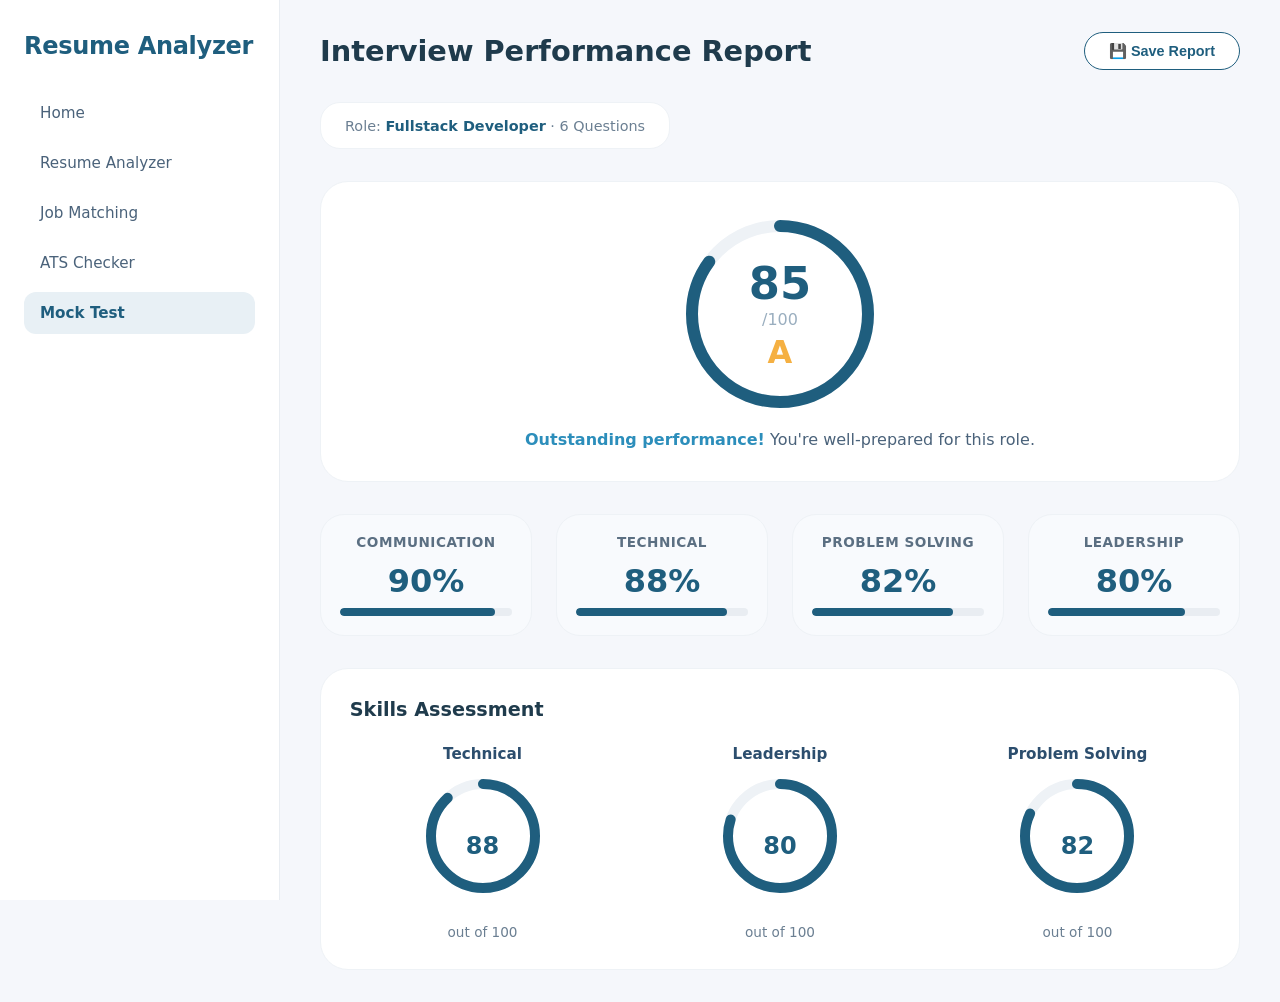
<file: Reserach_Papar/resume_analyzer.html>
<!DOCTYPE html>
<html lang="en">

<head>
    <meta charset="UTF-8">
    <meta name="viewport" content="width=device-width, initial-scale=1.0">
    <title>Resume Analyzer - Interview Performance Report</title>
    <style>
        * {
            margin: 0;
            padding: 0;
            box-sizing: border-box;
        }

        body {
            font-family: 'Inter', system-ui, -apple-system, 'Segoe UI', Roboto, sans-serif;
            background: #f5f7fb;
            color: #1a2c3e;
        }

        /* Layout */
        .app-container {
            display: flex;
            min-height: 100vh;
        }

        /* Sidebar */
        .sidebar {
            width: 280px;
            background: white;
            padding: 2rem 1.5rem;
            border-right: 1px solid #e9edf2;
            position: fixed;
            height: 100vh;
            overflow-y: auto;
        }

        .logo {
            font-size: 1.5rem;
            font-weight: 700;
            color: #1f5e7e;
            margin-bottom: 2rem;
            letter-spacing: -0.3px;
        }

        .nav-menu {
            display: flex;
            flex-direction: column;
            gap: 0.5rem;
        }

        .nav-item {
            padding: 0.75rem 1rem;
            border-radius: 12px;
            color: #4a627a;
            font-weight: 500;
            cursor: pointer;
            transition: all 0.2s;
            font-size: 0.95rem;
        }

        .nav-item:hover {
            background: #f0f4f9;
            color: #1f5e7e;
        }

        .nav-item.active {
            background: #e8f0f5;
            color: #1f5e7e;
            font-weight: 600;
        }

        /* Main Content */
        .main-content {
            flex: 1;
            margin-left: 280px;
            padding: 2rem 2.5rem;
        }

        /* Header */
        .page-header {
            display: flex;
            justify-content: space-between;
            align-items: center;
            flex-wrap: wrap;
            gap: 1rem;
            margin-bottom: 2rem;
        }

        .page-header h1 {
            font-size: 1.8rem;
            font-weight: 700;
            color: #1f3b4c;
        }

        .save-btn {
            background: white;
            border: 1.5px solid #1f5e7e;
            color: #1f5e7e;
            padding: 0.6rem 1.5rem;
            border-radius: 40px;
            font-weight: 600;
            font-size: 0.9rem;
            cursor: pointer;
            transition: all 0.2s;
        }

        .save-btn:hover {
            background: #e8f0f5;
            transform: translateY(-1px);
        }

        /* Role Card */
        .role-card {
            background: white;
            border-radius: 20px;
            padding: 0.8rem 1.5rem;
            margin-bottom: 2rem;
            border: 1px solid #eef2f6;
            display: inline-block;
        }

        .role-card span {
            color: #6b7f92;
            font-size: 0.9rem;
        }

        .role-card strong {
            color: #1f5e7e;
            font-weight: 600;
        }

        /* Overall Score Card */
        .overall-card {
            background: white;
            border-radius: 28px;
            padding: 2rem;
            border: 1px solid #eef2f6;
            margin-bottom: 2rem;
            text-align: center;
        }

        .score-circle-container {
            position: relative;
            width: 200px;
            height: 200px;
            margin: 0 auto 1rem;
        }

        .score-circle {
            width: 100%;
            height: 100%;
        }

        .score-circle svg {
            transform: rotate(-90deg);
        }

        .circle-bg {
            stroke: #eef2f6;
            stroke-width: 12;
            fill: none;
        }

        .circle-progress {
            stroke: #1f5e7e;
            stroke-width: 12;
            fill: none;
            stroke-linecap: round;
            transition: stroke-dashoffset 0.8s ease;
        }

        .score-text {
            position: absolute;
            top: 50%;
            left: 50%;
            transform: translate(-50%, -50%);
            text-align: center;
        }

        .score-number {
            font-size: 2.8rem;
            font-weight: 800;
            color: #1f5e7e;
        }

        .score-total {
            font-size: 1rem;
            font-weight: 500;
            color: #9aaebf;
        }

        .grade {
            font-size: 2rem;
            font-weight: 800;
            color: #f5b042;
            margin-top: 0.25rem;
        }

        .performance-message {
            margin-top: 1rem;
            font-size: 1rem;
            color: #4a627a;
        }

        .performance-message strong {
            color: #2c8ebb;
        }

        /* Category Grid */
        .category-grid {
            display: flex;
            flex-wrap: wrap;
            gap: 1.5rem;
            margin-bottom: 2rem;
        }

        .category-card {
            flex: 1;
            min-width: 180px;
            background: #f8fafd;
            border-radius: 24px;
            padding: 1.2rem;
            text-align: center;
            border: 1px solid #eef2f6;
        }

        .category-name {
            font-size: 0.85rem;
            font-weight: 600;
            color: #5b6f82;
            text-transform: uppercase;
            letter-spacing: 0.5px;
            margin-bottom: 0.75rem;
        }

        .category-score {
            font-size: 2rem;
            font-weight: 800;
            color: #1f5e7e;
            margin-bottom: 0.5rem;
        }

        .category-bar {
            background: #e9edf2;
            border-radius: 20px;
            height: 8px;
            overflow: hidden;
        }

        .category-fill {
            background: #1f5e7e;
            height: 100%;
            border-radius: 20px;
            transition: width 0.5s ease;
        }

        /* Skills Assessment Section */
        .skills-section {
            background: white;
            border-radius: 28px;
            padding: 1.8rem;
            border: 1px solid #eef2f6;
        }

        .skills-title {
            font-size: 1.2rem;
            font-weight: 700;
            color: #1f3b4c;
            margin-bottom: 1.5rem;
        }

        .skills-grid {
            display: flex;
            flex-wrap: wrap;
            gap: 2rem;
            justify-content: space-between;
        }

        .skill-chart {
            flex: 1;
            min-width: 200px;
            text-align: center;
        }

        .skill-name {
            font-weight: 600;
            color: #2c4e6e;
            margin-bottom: 0.8rem;
            font-size: 0.95rem;
        }

        .radial-container {
            position: relative;
            width: 140px;
            height: 140px;
            margin: 0 auto;
        }

        .radial-svg {
            transform: rotate(-90deg);
        }

        .radial-bg {
            stroke: #eef2f6;
            stroke-width: 10;
            fill: none;
        }

        .radial-progress {
            stroke: #1f5e7e;
            stroke-width: 10;
            fill: none;
            stroke-linecap: round;
            transition: stroke-dashoffset 0.6s ease;
        }

        .radial-text {
            position: absolute;
            top: 50%;
            left: 50%;
            transform: translate(-50%, -50%);
            font-size: 1.5rem;
            font-weight: 700;
            color: #1f5e7e;
        }

        .skill-value {
            margin-top: 0.5rem;
            font-size: 0.85rem;
            color: #6b7f92;
        }

        /* Toast */
        .toast-message {
            position: fixed;
            bottom: 20px;
            left: 50%;
            transform: translateX(-50%);
            background: #1f3b4c;
            color: white;
            padding: 10px 24px;
            border-radius: 40px;
            font-size: 0.85rem;
            opacity: 0;
            transition: opacity 0.2s;
            pointer-events: none;
            z-index: 1000;
            font-weight: 500;
            box-shadow: 0 4px 12px rgba(0, 0, 0, 0.15);
        }

        /* Responsive */
        @media (max-width: 900px) {
            .sidebar {
                width: 240px;
            }

            .main-content {
                margin-left: 240px;
                padding: 1.5rem;
            }
        }

        @media (max-width: 768px) {
            .app-container {
                flex-direction: column;
            }

            .sidebar {
                position: relative;
                width: 100%;
                height: auto;
                border-right: none;
                border-bottom: 1px solid #e9edf2;
                padding: 1rem;
            }

            .main-content {
                margin-left: 0;
                padding: 1.5rem;
            }

            .skills-grid {
                flex-direction: column;
                align-items: center;
            }
        }
    </style>
</head>

<body>
    <div class="app-container">
        <!-- Sidebar Navigation -->
        <div class="sidebar">
            <div class="logo">Resume Analyzer</div>
            <div class="nav-menu">
                <div class="nav-item">Home</div>
                <div class="nav-item">Resume Analyzer</div>
                <div class="nav-item">Job Matching</div>
                <div class="nav-item">ATS Checker</div>
                <div class="nav-item active">Mock Test</div>
            </div>
        </div>

        <!-- Main Content -->
        <div class="main-content">
            <div class="page-header">
                <h1>Interview Performance Report</h1>
                <button class="save-btn" id="saveReportBtn">💾 Save Report</button>
            </div>

            <!-- Role Card -->
            <div class="role-card">
                <span>Role: <strong>Fullstack Developer</strong> · 6 Questions</span>
            </div>

            <!-- Overall Performance -->
            <div class="overall-card">
                <div class="score-circle-container">
                    <div class="score-circle">
                        <svg width="200" height="200" viewBox="0 0 200 200">
                            <circle cx="100" cy="100" r="88" class="circle-bg" stroke="currentColor" stroke-width="12"
                                fill="none" style="stroke: #eef2f6;"></circle>
                            <circle cx="100" cy="100" r="88" class="circle-progress" stroke="currentColor"
                                stroke-width="12" fill="none" stroke-linecap="round"
                                style="stroke: #1f5e7e; stroke-dasharray: 553; stroke-dashoffset: 83;"></circle>
                        </svg>
                    </div>
                    <div class="score-text">
                        <div class="score-number">85</div>
                        <div class="score-total">/100</div>
                        <div class="grade">A</div>
                    </div>
                </div>
                <div class="performance-message">
                    <strong>Outstanding performance!</strong> You're well-prepared for this role.
                </div>
            </div>

            <!-- Category Performance Grid -->
            <div class="category-grid">
                <div class="category-card">
                    <div class="category-name">Communication</div>
                    <div class="category-score">90%</div>
                    <div class="category-bar">
                        <div class="category-fill" style="width: 90%;"></div>
                    </div>
                </div>
                <div class="category-card">
                    <div class="category-name">Technical</div>
                    <div class="category-score">88%</div>
                    <div class="category-bar">
                        <div class="category-fill" style="width: 88%;"></div>
                    </div>
                </div>
                <div class="category-card">
                    <div class="category-name">Problem Solving</div>
                    <div class="category-score">82%</div>
                    <div class="category-bar">
                        <div class="category-fill" style="width: 82%;"></div>
                    </div>
                </div>
                <div class="category-card">
                    <div class="category-name">Leadership</div>
                    <div class="category-score">80%</div>
                    <div class="category-bar">
                        <div class="category-fill" style="width: 80%;"></div>
                    </div>
                </div>
            </div>

            <!-- Skills Assessment Section -->
            <div class="skills-section">
                <div class="skills-title">Skills Assessment</div>
                <div class="skills-grid">
                    <!-- Technical Skill -->
                    <div class="skill-chart">
                        <div class="skill-name">Technical</div>
                        <div class="radial-container">
                            <svg class="radial-svg" width="120" height="120" viewBox="0 0 120 120">
                                <circle cx="60" cy="60" r="52" class="radial-bg" stroke="currentColor" stroke-width="8"
                                    fill="none" style="stroke: #eef2f6;"></circle>
                                <circle cx="60" cy="60" r="52" class="radial-progress technical-progress"
                                    stroke="currentColor" stroke-width="8" fill="none" stroke-linecap="round"
                                    style="stroke: #1f5e7e; stroke-dasharray: 327; stroke-dashoffset: 39;"></circle>
                            </svg>
                            <div class="radial-text">88</div>
                        </div>
                        <div class="skill-value">out of 100</div>
                    </div>

                    <!-- Leadership Skill -->
                    <div class="skill-chart">
                        <div class="skill-name">Leadership</div>
                        <div class="radial-container">
                            <svg class="radial-svg" width="120" height="120" viewBox="0 0 120 120">
                                <circle cx="60" cy="60" r="52" class="radial-bg" stroke="currentColor" stroke-width="8"
                                    fill="none" style="stroke: #eef2f6;"></circle>
                                <circle cx="60" cy="60" r="52" class="radial-progress leadership-progress"
                                    stroke="currentColor" stroke-width="8" fill="none" stroke-linecap="round"
                                    style="stroke: #1f5e7e; stroke-dasharray: 327; stroke-dashoffset: 65;"></circle>
                            </svg>
                            <div class="radial-text">80</div>
                        </div>
                        <div class="skill-value">out of 100</div>
                    </div>

                    <!-- Problem Solving Skill -->
                    <div class="skill-chart">
                        <div class="skill-name">Problem Solving</div>
                        <div class="radial-container">
                            <svg class="radial-svg" width="120" height="120" viewBox="0 0 120 120">
                                <circle cx="60" cy="60" r="52" class="radial-bg" stroke="currentColor" stroke-width="8"
                                    fill="none" style="stroke: #eef2f6;"></circle>
                                <circle cx="60" cy="60" r="52" class="radial-progress problemsolving-progress"
                                    stroke="currentColor" stroke-width="8" fill="none" stroke-linecap="round"
                                    style="stroke: #1f5e7e; stroke-dasharray: 327; stroke-dashoffset: 59;"></circle>
                            </svg>
                            <div class="radial-text">82</div>
                        </div>
                        <div class="skill-value">out of 100</div>
                    </div>
                </div>
            </div>
        </div>
    </div>

    <div id="toast" class="toast-message"></div>

    <script>
        const toast = document.getElementById('toast');
        const saveBtn = document.getElementById('saveReportBtn');

        const pageRoutes = {
            "Home": "index.html",
            "Resume Analyzer": "Resume_upload.html",
            "Job Matching": "result.html",
            "ATS Checker": "Resume_upload.html",
            "Mock Test": "resume_analyzer.html"
        };

        function currentFileName() {
            const path = window.location.pathname || "";
            const last = path.split("/").pop();
            return (last || "index.html").toLowerCase();
        }

        function isCurrentPage(targetFile) {
            return currentFileName() === String(targetFile || "").toLowerCase();
        }

        function navigateTo(pageName) {
            const target = pageRoutes[pageName];
            if (!target) return false;
            if (isCurrentPage(target)) return true;
            window.location.href = target;
            return true;
        }

        function showToast(message, duration = 2500) {
            toast.style.opacity = '1';
            toast.innerText = message;
            setTimeout(() => {
                toast.style.opacity = '0';
            }, duration);
        }

        // Save Report functionality
        saveBtn.addEventListener('click', function () {
            showToast('📄 Report saved successfully! You can download it from your dashboard.', 3000);
        });

        // Navigation items
        const navItems = document.querySelectorAll('.nav-item');
        navItems.forEach(item => {
            item.addEventListener('click', function () {
                navItems.forEach(nav => nav.classList.remove('active'));
                this.classList.add('active');
                const pageName = this.innerText;
                if (navigateTo(pageName)) return;

                if (pageName === 'Home') {
                    showToast('🏠 Welcome to Resume Analyzer Home');
                } else if (pageName === 'Resume Analyzer') {
                    showToast('📄 Upload your resume to get instant AI analysis');
                } else if (pageName === 'Job Matching') {
                    showToast('🔍 Find the best job matches based on your skills');
                } else if (pageName === 'ATS Checker') {
                    showToast('🤖 Check your resume against ATS filters');
                } else if (pageName === 'Mock Test') {
                    showToast('📝 Viewing your interview performance report');
                }
            });
        });

        // Animate radial progress bars on load
        setTimeout(() => {
            // Technical: 88% -> circumference 327, offset = 327 * (1 - 0.88) = 39.24
            const technicalProgress = document.querySelector('.technical-progress');
            if (technicalProgress) {
                const circumference = 2 * Math.PI * 52;
                const offset = circumference * (1 - 0.88);
                technicalProgress.style.strokeDasharray = circumference;
                technicalProgress.style.strokeDashoffset = circumference;
                setTimeout(() => {
                    technicalProgress.style.strokeDashoffset = offset;
                }, 100);
            }

            // Leadership: 80%
            const leadershipProgress = document.querySelector('.leadership-progress');
            if (leadershipProgress) {
                const circumference = 2 * Math.PI * 52;
                const offset = circumference * (1 - 0.80);
                leadershipProgress.style.strokeDasharray = circumference;
                leadershipProgress.style.strokeDashoffset = circumference;
                setTimeout(() => {
                    leadershipProgress.style.strokeDashoffset = offset;
                }, 100);
            }

            // Problem Solving: 82%
            const problemProgress = document.querySelector('.problemsolving-progress');
            if (problemProgress) {
                const circumference = 2 * Math.PI * 52;
                const offset = circumference * (1 - 0.82);
                problemProgress.style.strokeDasharray = circumference;
                problemProgress.style.strokeDashoffset = circumference;
                setTimeout(() => {
                    problemProgress.style.strokeDashoffset = offset;
                }, 100);
            }

            // Animate category bars
            const categoryFills = document.querySelectorAll('.category-fill');
            categoryFills.forEach(fill => {
                const width = fill.style.width;
                fill.style.width = '0%';
                setTimeout(() => {
                    fill.style.width = width;
                }, 150);
            });
        }, 200);
    </script>
</body>

</html>
</file>
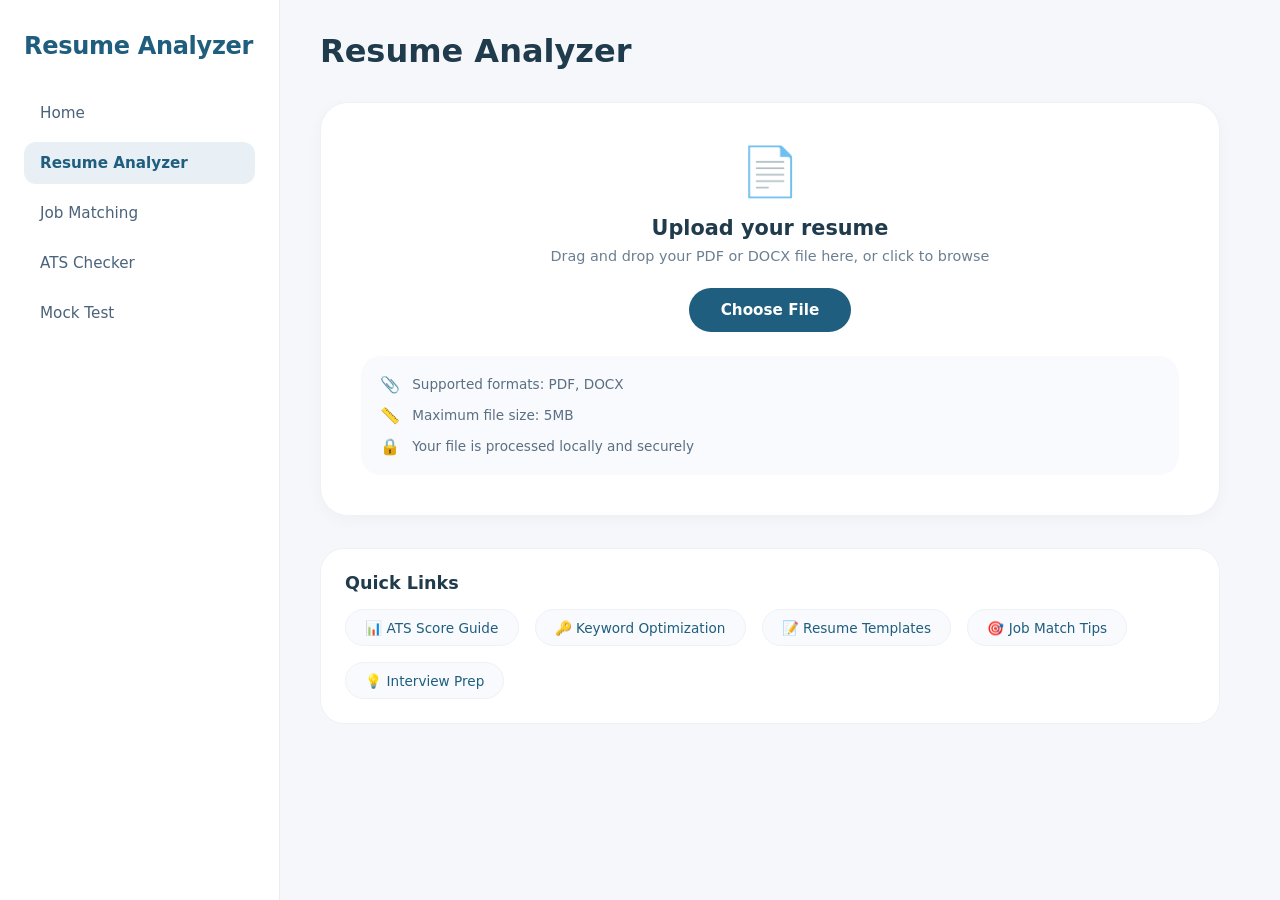
<file: Reserach_Papar/Resume_upload.html>
<!DOCTYPE html>
<html lang="en">

<head>
    <meta charset="UTF-8">
    <meta name="viewport" content="width=device-width, initial-scale=1.0">
    <title>Resume Analyzer - Upload</title>
    <style>
        * {
            margin: 0;
            padding: 0;
            box-sizing: border-box;
        }

        body {
            font-family: 'Inter', system-ui, -apple-system, 'Segoe UI', Roboto, sans-serif;
            background: #f5f7fb;
            color: #1a2c3e;
        }

        /* Layout */
        .app-container {
            display: flex;
            min-height: 100vh;
        }

        /* Sidebar */
        .sidebar {
            width: 280px;
            background: white;
            padding: 2rem 1.5rem;
            border-right: 1px solid #e9edf2;
            position: fixed;
            height: 100vh;
            overflow-y: auto;
        }

        .logo {
            font-size: 1.5rem;
            font-weight: 700;
            color: #1f5e7e;
            margin-bottom: 2rem;
            letter-spacing: -0.3px;
        }

        .nav-menu {
            display: flex;
            flex-direction: column;
            gap: 0.5rem;
        }

        .nav-item {
            padding: 0.75rem 1rem;
            border-radius: 12px;
            color: #4a627a;
            font-weight: 500;
            cursor: pointer;
            transition: all 0.2s;
            font-size: 0.95rem;
        }

        .nav-item:hover {
            background: #f0f4f9;
            color: #1f5e7e;
        }

        .nav-item.active {
            background: #e8f0f5;
            color: #1f5e7e;
            font-weight: 600;
        }

        /* Main Content */
        .main-content {
            flex: 1;
            margin-left: 280px;
            padding: 2rem 2.5rem;
        }

        /* Page Header */
        .page-header {
            margin-bottom: 2rem;
        }

        .page-header h1 {
            font-size: 2rem;
            font-weight: 700;
            color: #1f3b4c;
            margin-bottom: 0.5rem;
        }

        /* Upload Section */
        .upload-container {
            max-width: 900px;
        }

        .description-card {
            background: white;
            border-radius: 24px;
            padding: 2rem;
            margin-bottom: 2rem;
            border: 1px solid #eef2f6;
            box-shadow: 0 2px 8px rgba(0, 0, 0, 0.02);
        }

        .description-card p {
            color: #4a627a;
            font-size: 1rem;
            line-height: 1.5;
        }

        /* Upload Area */
        .upload-area {
            background: white;
            border-radius: 28px;
            padding: 2.5rem;
            border: 1px solid #eef2f6;
            box-shadow: 0 4px 16px rgba(0, 0, 0, 0.03);
            margin-bottom: 2rem;
            text-align: center;
        }

        .upload-icon {
            font-size: 3rem;
            margin-bottom: 1rem;
        }

        .upload-title {
            font-size: 1.3rem;
            font-weight: 600;
            color: #1f3b4c;
            margin-bottom: 0.5rem;
        }

        .upload-subtitle {
            color: #6b7f92;
            font-size: 0.9rem;
            margin-bottom: 1.5rem;
        }

        .file-input-wrapper {
            margin-bottom: 1.5rem;
        }

        .file-input-label {
            display: inline-block;
            background: #1f5e7e;
            color: white;
            padding: 0.8rem 2rem;
            border-radius: 40px;
            font-weight: 600;
            font-size: 0.95rem;
            cursor: pointer;
            transition: all 0.2s;
            border: none;
        }

        .file-input-label:hover {
            background: #0f4a64;
            transform: translateY(-1px);
        }

        input[type="file"] {
            display: none;
        }

        .file-name {
            margin-top: 0.75rem;
            font-size: 0.85rem;
            color: #1f5e7e;
            font-weight: 500;
        }

        /* Upload Info */
        .upload-info {
            background: #f8fafd;
            border-radius: 20px;
            padding: 1.2rem;
            margin-top: 1rem;
            text-align: left;
        }

        .info-item {
            display: flex;
            align-items: center;
            gap: 0.75rem;
            margin-bottom: 0.75rem;
            font-size: 0.85rem;
            color: #5b6f82;
        }

        .info-item:last-child {
            margin-bottom: 0;
        }

        .info-icon {
            font-size: 1rem;
        }

        /* Quick Links Section */
        .quick-links {
            background: white;
            border-radius: 24px;
            padding: 1.5rem;
            border: 1px solid #eef2f6;
        }

        .quick-links-title {
            font-size: 1.1rem;
            font-weight: 600;
            color: #1f3b4c;
            margin-bottom: 1rem;
        }

        .links-grid {
            display: flex;
            flex-wrap: wrap;
            gap: 1rem;
        }

        .quick-link-item {
            background: #f8fafd;
            padding: 0.6rem 1.2rem;
            border-radius: 40px;
            font-size: 0.85rem;
            font-weight: 500;
            color: #1f5e7e;
            cursor: pointer;
            transition: all 0.2s;
            border: 1px solid #eef2f6;
        }

        .quick-link-item:hover {
            background: #e8f0f5;
            transform: translateY(-1px);
        }

        /* Toast Message */
        .toast-message {
            position: fixed;
            bottom: 20px;
            left: 50%;
            transform: translateX(-50%);
            background: #1f3b4c;
            color: white;
            padding: 10px 24px;
            border-radius: 40px;
            font-size: 0.85rem;
            opacity: 0;
            transition: opacity 0.2s;
            pointer-events: none;
            z-index: 1000;
            font-weight: 500;
            box-shadow: 0 4px 12px rgba(0, 0, 0, 0.15);
        }

        /* Responsive */
        @media (max-width: 900px) {
            .sidebar {
                width: 240px;
            }

            .main-content {
                margin-left: 240px;
                padding: 1.5rem;
            }
        }

        @media (max-width: 768px) {
            .app-container {
                flex-direction: column;
            }

            .sidebar {
                position: relative;
                width: 100%;
                height: auto;
                border-right: none;
                border-bottom: 1px solid #e9edf2;
                padding: 1rem;
            }

            .main-content {
                margin-left: 0;
                padding: 1.5rem;
            }

            .upload-area {
                padding: 1.5rem;
            }
        }
    </style>
</head>

<body>
    <div class="app-container">
        <!-- Sidebar Navigation -->
        <div class="sidebar">
            <div class="logo">Resume Analyzer</div>
            <div class="nav-menu">
                <div class="nav-item">Home</div>
                <div class="nav-item active">Resume Analyzer</div>
                <div class="nav-item">Job Matching</div>
                <div class="nav-item">ATS Checker</div>
                <div class="nav-item">Mock Test</div>
            </div>
        </div>

        <!-- Main Content -->
        <div class="main-content">
            <div class="page-header">
                <h1>Resume Analyzer</h1>
            </div>

            <div class="upload-container">
              

                <!-- Upload Area -->
                <div class="upload-area">
                    <div class="upload-icon">📄</div>
                    <div class="upload-title">Upload your resume</div>
                    <div class="upload-subtitle">Drag and drop your PDF or DOCX file here, or click to browse</div>

                    <div class="file-input-wrapper">
                        <label class="file-input-label" for="resumeFile">
                            Choose File
                        </label>
                        <input type="file" id="resumeFile" accept=".pdf,.docx">
                        <div id="fileName" class="file-name"></div>
                    </div>

                    <div class="upload-info">
                        <div class="info-item">
                            <span class="info-icon">📎</span>
                            <span>Supported formats: PDF, DOCX</span>
                        </div>
                        <div class="info-item">
                            <span class="info-icon">📏</span>
                            <span>Maximum file size: 5MB</span>
                        </div>
                        <div class="info-item">
                            <span class="info-icon">🔒</span>
                            <span>Your file is processed locally and securely</span>
                        </div>
                    </div>
                </div>

                <!-- Quick Links Section -->
                <div class="quick-links">
                    <div class="quick-links-title">Quick Links</div>
                    <div class="links-grid">
                        <div class="quick-link-item">📊 ATS Score Guide</div>
                        <div class="quick-link-item">🔑 Keyword Optimization</div>
                        <div class="quick-link-item">📝 Resume Templates</div>
                        <div class="quick-link-item">🎯 Job Match Tips</div>
                        <div class="quick-link-item">💡 Interview Prep</div>
                    </div>
                </div>
            </div>
        </div>
    </div>

    <div id="toast" class="toast-message"></div>

    <script>
        const fileInput = document.getElementById('resumeFile');
        const fileNameDisplay = document.getElementById('fileName');
        const toast = document.getElementById('toast');

        const pageRoutes = {
            "Home": "index.html",
            "Resume Analyzer": "Resume_upload.html",
            "Job Matching": "result.html",
            "ATS Checker": "Resume_upload.html",
            "Mock Test": "resume_analyzer.html"
        };

        function currentFileName() {
            const path = window.location.pathname || "";
            const last = path.split("/").pop();
            return (last || "index.html").toLowerCase();
        }

        function isCurrentPage(targetFile) {
            return currentFileName() === String(targetFile || "").toLowerCase();
        }

        function navigateTo(pageName) {
            const target = pageRoutes[pageName];
            if (!target) return false;
            if (isCurrentPage(target)) return true;
            window.location.href = target;
            return true;
        }

        function showToast(message, duration = 2500) {
            toast.style.opacity = '1';
            toast.innerText = message;
            setTimeout(() => {
                toast.style.opacity = '0';
            }, duration);
        }

        // Handle file selection
        fileInput.addEventListener('change', function (e) {
            const file = e.target.files[0];

            if (!file) {
                fileNameDisplay.innerText = '';
                return;
            }

            // Check file size (max 5MB = 5 * 1024 * 1024 bytes)
            const maxSize = 5 * 1024 * 1024;
            if (file.size > maxSize) {
                showToast('❌ File size exceeds 5MB limit. Please choose a smaller file.');
                fileInput.value = '';
                fileNameDisplay.innerText = '';
                return;
            }

            // Check file extension
            const allowedExtensions = ['.pdf', '.docx'];
            const fileName = file.name;
            const fileExtension = fileName.substring(fileName.lastIndexOf('.')).toLowerCase();

            if (!allowedExtensions.includes(fileExtension)) {
                showToast('❌ Unsupported format. Please upload PDF or DOCX file.');
                fileInput.value = '';
                fileNameDisplay.innerText = '';
                return;
            }

            // Success
            fileNameDisplay.innerText = `✓ ${fileName}`;
            showToast(`✅ Resume "${fileName}" uploaded successfully! Analyzing...`, 2000);

            // Simulate analysis after upload
            setTimeout(() => {
                showToast('📊 Analysis complete! Check your ATS score and keyword insights.', 3000);
                setTimeout(() => navigateTo('Mock Test'), 900);
            }, 1500);
        });

        // Navigation items
        const navItems = document.querySelectorAll('.nav-item');
        navItems.forEach(item => {
            item.addEventListener('click', function () {
                navItems.forEach(nav => nav.classList.remove('active'));
                this.classList.add('active');
                const pageName = this.innerText;
                if (navigateTo(pageName)) return;

                if (pageName === 'Home') {
                    showToast('🏠 Welcome to Resume Analyzer Home');
                } else if (pageName === 'Resume Analyzer') {
                    showToast('📄 Upload your resume to get instant AI analysis');
                } else if (pageName === 'Job Matching') {
                    showToast('🔍 Find the best job matches based on your skills');
                } else if (pageName === 'ATS Checker') {
                    showToast('🤖 Check your resume against ATS filters');
                } else if (pageName === 'Mock Test') {
                    showToast('📝 Practice with AI-powered mock interviews');
                }
            });
        });

        // Quick Links functionality
        const quickLinks = document.querySelectorAll('.quick-link-item');
        quickLinks.forEach(link => {
            link.addEventListener('click', function () {
                const linkText = this.innerText;
                if (/job match/i.test(linkText)) {
                    navigateTo('Job Matching');
                    return;
                }
                if (/interview/i.test(linkText)) {
                    navigateTo('Mock Test');
                    return;
                }
                showToast(`🔗 Opening: ${linkText}`);
            });
        });

        // Drag and drop functionality
        const uploadArea = document.querySelector('.upload-area');

        ['dragenter', 'dragover', 'dragleave', 'drop'].forEach(eventName => {
            uploadArea.addEventListener(eventName, preventDefaults, false);
        });

        function preventDefaults(e) {
            e.preventDefault();
            e.stopPropagation();
        }

        ['dragenter', 'dragover'].forEach(eventName => {
            uploadArea.addEventListener(eventName, highlight, false);
        });

        ['dragleave', 'drop'].forEach(eventName => {
            uploadArea.addEventListener(eventName, unhighlight, false);
        });

        function highlight() {
            uploadArea.style.border = '2px dashed #1f5e7e';
            uploadArea.style.backgroundColor = '#f8fbfe';
        }

        function unhighlight() {
            uploadArea.style.border = '1px solid #eef2f6';
            uploadArea.style.backgroundColor = 'white';
        }

        uploadArea.addEventListener('drop', handleDrop, false);

        function handleDrop(e) {
            const dt = e.dataTransfer;
            const files = dt.files;

            if (files.length > 0) {
                fileInput.files = files;
                const changeEvent = new Event('change', { bubbles: true });
                fileInput.dispatchEvent(changeEvent);
            }
        }
    </script>
</body>

</html>
</file>
